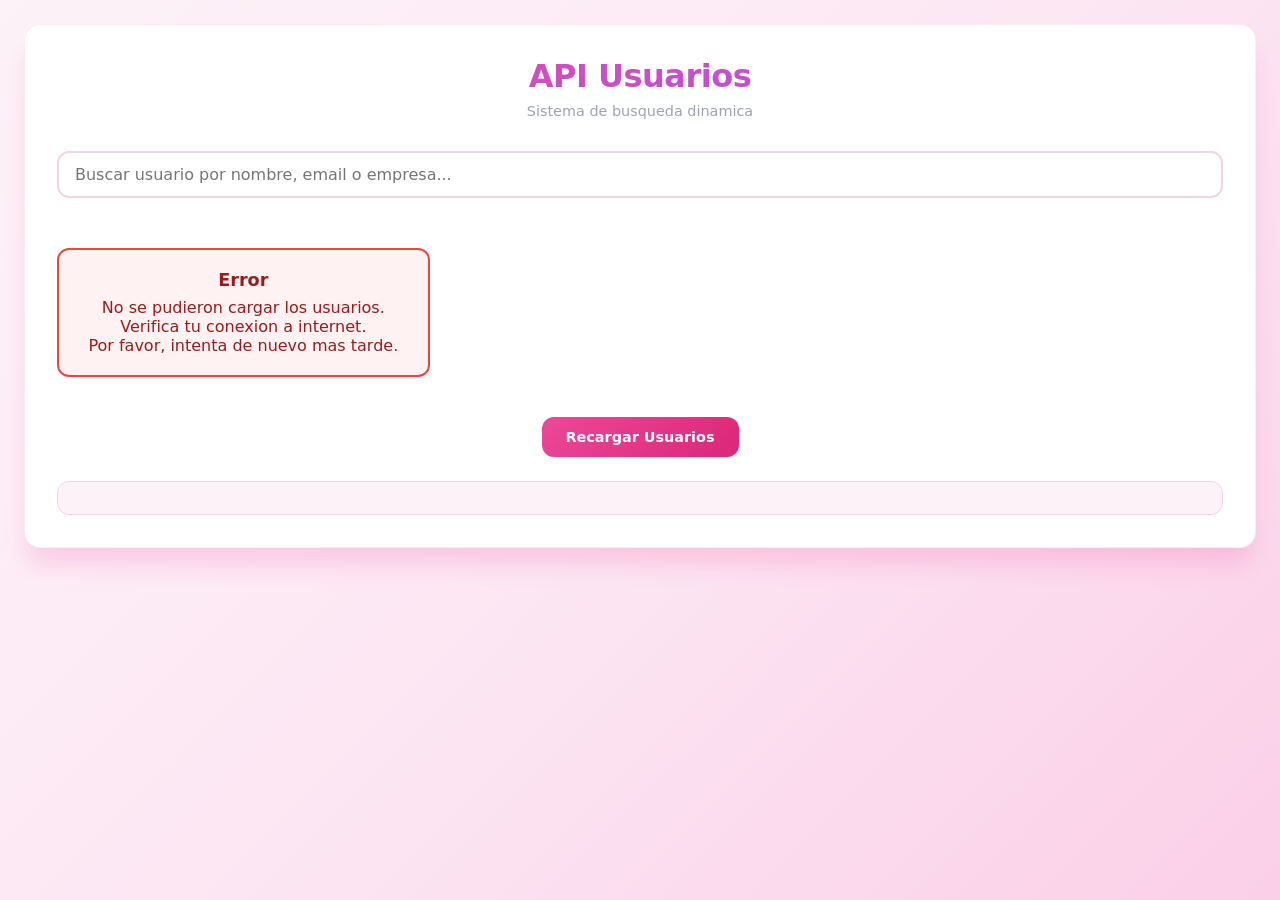
<file: api-demo.html>
<!DOCTYPE html>
<html lang="es">
<head>
    <meta charset="UTF-8">
    <meta name="viewport" content="width=device-width, initial-scale=1.0">
    <title>API Usuarios | Buscador Dinamico</title>
    <link rel="stylesheet" href="css/app.css">
</head>
<body>
    <div class="container">
        <div class="header">
            <h1>API Usuarios</h1>
            <p class="subtitulo">Sistema de busqueda dinamica</p>
        </div>
        <div class="search-container">
            <input type="text" id="searchInput" class="search-input" placeholder="Buscar usuario por nombre, email o empresa...">
            <div id="searchInfo" class="search-info"></div>
        </div>
        <div id="loadingState" class="loading-state">
            <div class="spinner"></div>
            <p>Cargando usuarios...</p>
        </div>
        <div id="usersContainer" class="users-grid"></div>
        <div class="text-center mt-20">
            <button id="reloadBtn" class="btn-primary">Recargar Usuarios</button>
        </div>
        <div id="stats" class="stats"></div>
    </div>
    <style>
        .search-container {
            margin-bottom: 30px;
        }
        .search-info {
            margin-top: 8px;
            font-size: 0.85rem;
            color: var(--gray);
            padding-left: 5px;
        }
        .search-info.buscar {
            color: var(--primary);
        }
        .search-info.error {
            color: var(--danger);
        }
        .user-card h3 {
            color: var(--dark);
            margin-bottom: 12px;
            font-size: 1.2rem;
            border-bottom: 2px solid var(--primary);
            display: inline-block;
            padding-bottom: 4px;
        }
        .user-info {
            margin-top: 15px;
        }
        .user-info p {
            margin: 8px 0;
            color: var(--gray);
            font-size: 0.9rem;
        }
        .user-info strong {
            color: var(--dark);
            font-weight: 600;
        }
        .user-email {
            color: var(--primary);
            font-weight: 500;
        }
        @media (max-width: 768px) {
            .users-grid {
                grid-template-columns: 1fr;
            }
        }
    </style>
    <script>
        const loadingState = document.getElementById('loadingState');
        const usersContainer = document.getElementById('usersContainer');
        const reloadBtn = document.getElementById('reloadBtn');
        const statsDiv = document.getElementById('stats');
        const searchInput = document.getElementById('searchInput');
        const searchInfo = document.getElementById('searchInfo');
        let todosLosUsuarios = [];
        let timeoutId = null;
        const mostrarError = (mensaje) => {
            usersContainer.innerHTML = `
                <div class="error-state">
                    <strong>Error</strong>
                    <p>${mensaje}</p>
                    <p>Por favor, intenta de nuevo mas tarde.</p>
                </div>
            `;
            statsDiv.innerHTML = '';
        };
        const renderizarUsuarios = (usuarios) => {
            if (!usuarios || usuarios.length === 0) {
                usersContainer.innerHTML = '<div class="empty-state"><div class="empty-state-icon">📭</div><p>No se encontraron usuarios</p></div>';
                statsDiv.innerHTML = '';
                return;
            }
            usersContainer.innerHTML = usuarios.map(usuario => `
                <div class="user-card">
                    <h3>${usuario.name}</h3>
                    <div class="user-info">
                        <p><strong>Usuario:</strong> ${usuario.username}</p>
                        <p class="user-email"><strong>Email:</strong> ${usuario.email}</p>
                        <p><strong>Telefono:</strong> ${usuario.phone}</p>
                        <p><strong>Website:</strong> ${usuario.website}</p>
                        <p><strong>Empresa:</strong> ${usuario.company.name}</p>
                        <p><strong>Ciudad:</strong> ${usuario.address.city}</p>
                    </div>
                </div>
            `).join('');
            statsDiv.innerHTML = `Mostrando <span>${usuarios.length}</span> de <span>${todosLosUsuarios.length}</span> usuarios`;
        };
        const filtrarUsuariosLocalmente = (termino) => {
            if (termino.length < 3) {
                searchInfo.innerHTML = termino.length > 0 ? 'Escribe al menos 3 caracteres para buscar' : '';
                searchInfo.className = 'search-info';
                renderizarUsuarios(todosLosUsuarios);
                return;
            }
            searchInfo.innerHTML = 'Buscando...';
            searchInfo.className = 'search-info buscar';
            setTimeout(() => {
                const terminoLower = termino.toLowerCase();
                const resultados = todosLosUsuarios.filter(usuario => {
                    return usuario.name.toLowerCase().includes(terminoLower) ||
                           usuario.email.toLowerCase().includes(terminoLower) ||
                           usuario.company.name.toLowerCase().includes(terminoLower) ||
                           usuario.username.toLowerCase().includes(terminoLower);
                });
                if (resultados.length === 0) {
                    searchInfo.innerHTML = 'No se encontraron resultados';
                    searchInfo.className = 'search-info error';
                } else {
                    searchInfo.innerHTML = `Se encontraron ${resultados.length} resultados`;
                    searchInfo.className = 'search-info';
                }
                renderizarUsuarios(resultados);
            }, 300);
        };
        const fetchUsuarios = async () => {
            try {
                loadingState.classList.remove('hidden');
                usersContainer.innerHTML = '';
                statsDiv.innerHTML = '';
                searchInput.value = '';
                searchInfo.innerHTML = '';
                const response = await fetch('https://jsonplaceholder.typicode.com/users');
                if (!response.ok) {
                    throw new Error(`Error HTTP: ${response.status}`);
                }
                const usuarios = await response.json();
                todosLosUsuarios = usuarios;
                loadingState.classList.add('hidden');
                renderizarUsuarios(usuarios);
            } catch (error) {
                console.error('Error:', error);
                loadingState.classList.add('hidden');
                mostrarError('No se pudieron cargar los usuarios. Verifica tu conexion a internet.');
            }
        };
        searchInput.addEventListener('input', (e) => {
            clearTimeout(timeoutId);
            const termino = e.target.value.trim();
            timeoutId = setTimeout(() => {
                filtrarUsuariosLocalmente(termino);
            }, 300);
        });
        reloadBtn.addEventListener('click', () => {
            fetchUsuarios();
        });
        fetchUsuarios();
    </script>
</body>
</html>
</file>
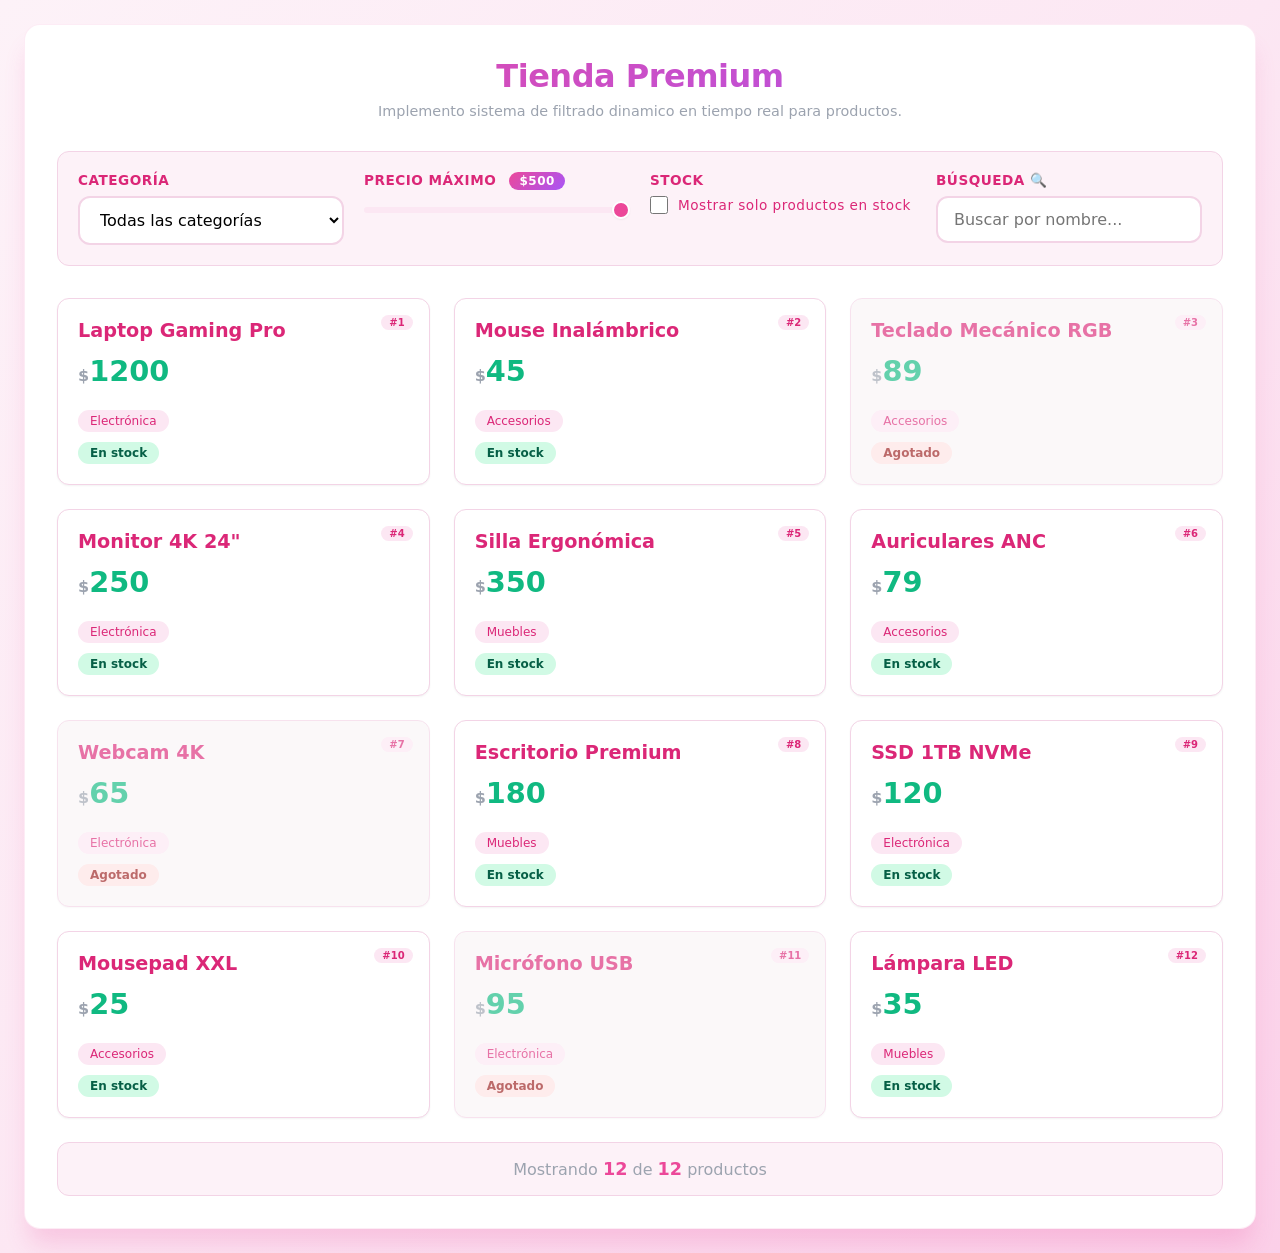
<file: productos.html>
<!DOCTYPE html>
<html lang="es">
<head>
    <meta charset="UTF-8">
    <meta name="viewport" content="width=device-width, initial-scale=1.0">
    <title>Sistema de Productos | Tienda Premium</title>
    <link rel="stylesheet" href="css/app.css">
</head>
<body>
    <div class="container">
        <div class="header">
            <h1>Tienda Premium</h1>
            <p class="subtitulo">Implemento sistema de filtrado dinamico en tiempo real para productos.</p>
        </div>
        <div class="filtros">
            <div class="filtro-group">
                <label>Categoría <span style="font-size: 11px; color: #ec4899;"></span></label>
                <select id="filtroCategoria" title="Selecciona una categoría para filtrar">
                    <option value="todas">Todas las categorías</option>
                </select>
            </div>
            <div class="filtro-group">
                <label>Precio máximo <span id="precioMostrado" class="precio-valor">$500</span> </label>
                <input type="range" id="filtroPrecio" min="0" max="500" value="500" step="10" title="Arrastra para cambiar el precio máximo">
            </div>
            <div class="filtro-group">
                <label>Stock </label>
                <div class="checkbox-group">
                    <input type="checkbox" id="filtroStock" title="Marca para ver solo productos disponibles">
                    <label>Mostrar solo productos en stock</label>
                </div>
            </div>
            <div class="filtro-group">
                <label>Búsqueda 🔍</label>
                <input type="text" id="filtroBusqueda" class="search-input" placeholder="Buscar por nombre..." title="Escribe el nombre del producto">
            </div>
        </div>
        <div id="productosContainer" class="productos-grid"></div>
        <div id="stats" class="stats"></div>
    </div>
    <script>
        const productos = [
            { id: 1, nombre: "Laptop Gaming Pro", precio: 1200, categoria: "electrónica", enStock: true },
            { id: 2, nombre: "Mouse Inalámbrico", precio: 45, categoria: "accesorios", enStock: true },
            { id: 3, nombre: "Teclado Mecánico RGB", precio: 89, categoria: "accesorios", enStock: false },
            { id: 4, nombre: "Monitor 4K 24\"", precio: 250, categoria: "electrónica", enStock: true },
            { id: 5, nombre: "Silla Ergonómica", precio: 350, categoria: "muebles", enStock: true },
            { id: 6, nombre: "Auriculares ANC", precio: 79, categoria: "accesorios", enStock: true },
            { id: 7, nombre: "Webcam 4K", precio: 65, categoria: "electrónica", enStock: false },
            { id: 8, nombre: "Escritorio Premium", precio: 180, categoria: "muebles", enStock: true },
            { id: 9, nombre: "SSD 1TB NVMe", precio: 120, categoria: "electrónica", enStock: true },
            { id: 10, nombre: "Mousepad XXL", precio: 25, categoria: "accesorios", enStock: true },
            { id: 11, nombre: "Micrófono USB", precio: 95, categoria: "electrónica", enStock: false },
            { id: 12, nombre: "Lámpara LED", precio: 35, categoria: "muebles", enStock: true }
        ];
        const categorias = [...new Set(productos.map(p => p.categoria))];
        const selectCategoria = document.getElementById('filtroCategoria');
        categorias.forEach(categoria => {
            const option = document.createElement('option');
            option.value = categoria;
            option.textContent = categoria.charAt(0).toUpperCase() + categoria.slice(1);
            selectCategoria.appendChild(option);
        });
        const container = document.getElementById('productosContainer');
        const filtroCategoria = document.getElementById('filtroCategoria');
        const filtroPrecio = document.getElementById('filtroPrecio');
        const precioMostrado = document.getElementById('precioMostrado');
        const filtroStock = document.getElementById('filtroStock');
        const filtroBusqueda = document.getElementById('filtroBusqueda');
        const statsDiv = document.getElementById('stats');
        const actualizarStats = (filtrados) => {
            const total = filtrados.length;
            const totalOriginal = productos.length;
            statsDiv.innerHTML = `Mostrando <span>${total}</span> de <span>${totalOriginal}</span> productos`;
        };
        const renderizarProductos = (productosFiltrados) => {
            actualizarStats(productosFiltrados);
            if (productosFiltrados.length === 0) {
                container.innerHTML = '<div class="empty-state"><div class="empty-state-icon">📦</div><p>No hay productos que coincidan con los filtros seleccionados</p></div>';
                return;
            }
            container.innerHTML = productosFiltrados.map(producto => `
                <div class="tarjeta ${!producto.enStock ? 'sin-stock' : ''}">
                    <span class="id-producto">#${producto.id}</span>
                    <h3>${producto.nombre}</h3>
                    <div class="precio">${producto.precio}</div>
                    <span class="categoria">${producto.categoria}</span>
                    <div>
                        <span class="stock ${producto.enStock ? 'en-stock' : 'agotado'}">
                            ${producto.enStock ? 'En stock' : 'Agotado'}
                        </span>
                    </div>
                </div>
            `).join('');
        };
        const filtrarProductos = () => {
            const categoria = filtroCategoria.value;
            const precioMax = parseFloat(filtroPrecio.value);
            const soloStock = filtroStock.checked;
            const busqueda = filtroBusqueda.value.toLowerCase().trim();
            let productosFiltrados = [...productos];
            if (categoria !== 'todas') {
                productosFiltrados = productosFiltrados.filter(p => p.categoria === categoria);
            }
            productosFiltrados = productosFiltrados.filter(p => p.precio <= precioMax);
            if (soloStock) {
                productosFiltrados = productosFiltrados.filter(p => p.enStock === true);
            }
            if (busqueda !== '') {
                productosFiltrados = productosFiltrados.filter(p => 
                    p.nombre.toLowerCase().includes(busqueda)
                );
            }
            renderizarProductos(productosFiltrados);
        };
        const actualizarPrecioMostrado = () => {
            const valor = filtroPrecio.value;
            precioMostrado.textContent = `$${valor}`;
            filtrarProductos();
        };
        filtroCategoria.addEventListener('change', filtrarProductos);
        filtroPrecio.addEventListener('input', actualizarPrecioMostrado);
        filtroStock.addEventListener('change', filtrarProductos);
        filtroBusqueda.addEventListener('input', filtrarProductos);
        renderizarProductos(productos);
    </script>
</body>
</html>
</file>
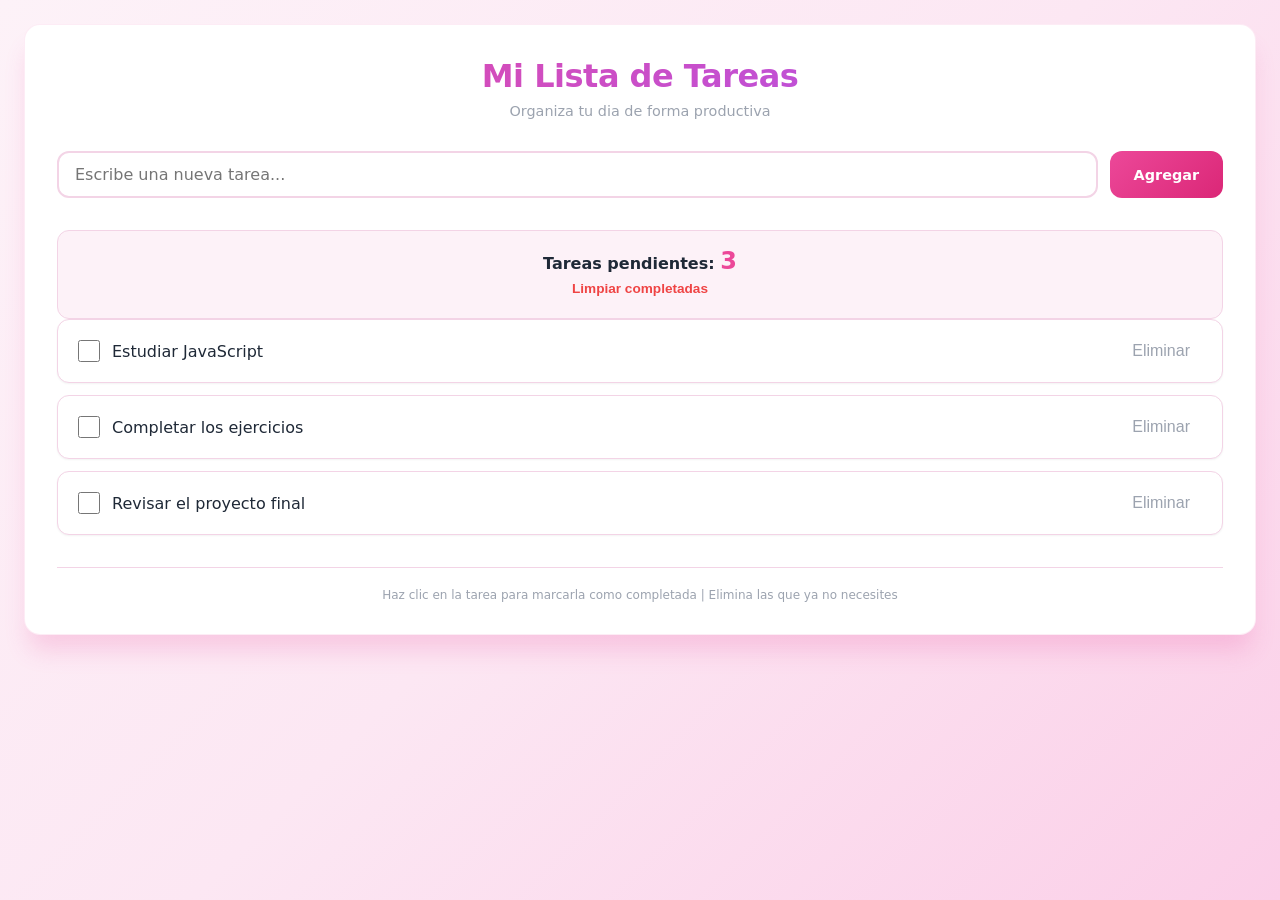
<file: todo.html>
<!DOCTYPE html>
<html lang="es">
<head>
    <meta charset="UTF-8">
    <meta name="viewport" content="width=device-width, initial-scale=1.0">
    <title>To-Do App | Lista de Tareas</title>
    <link rel="stylesheet" href="css/app.css">
</head>
<body>
    <div class="container">
        <div class="header">
            <h1>Mi Lista de Tareas</h1>
            <p class="subtitulo">Organiza tu dia de forma productiva</p>
        </div>
        <form id="todoForm" class="todo-form">
            <input type="text" id="todoInput" class="todo-input" placeholder="Escribe una nueva tarea..." autocomplete="off">
            <button type="submit" class="btn-primary">Agregar</button>
        </form>
        <div class="stats">
            <div class="counter">
                Tareas pendientes: <span id="pendingCount">0</span>
            </div>
            <button id="clearCompletedBtn" class="btn-danger">Limpiar completadas</button>
        </div>
        <ul id="todoList" class="todo-list"></ul>
        <div class="footer">
            <p>Haz clic en la tarea para marcarla como completada | Elimina las que ya no necesites</p>
        </div>
    </div>
    <script>
        let tareas = [
            { id: 1, texto: "Estudiar JavaScript", completada: false },
            { id: 2, texto: "Completar los ejercicios", completada: false },
            { id: 3, texto: "Revisar el proyecto final", completada: false }
        ];
        const todoForm = document.getElementById('todoForm');
        const todoInput = document.getElementById('todoInput');
        const todoList = document.getElementById('todoList');
        const pendingCountSpan = document.getElementById('pendingCount');
        const clearCompletedBtn = document.getElementById('clearCompletedBtn');
        const actualizarContador = () => {
            const pendientes = tareas.filter(tarea => !tarea.completada).length;
            pendingCountSpan.textContent = pendientes;
        };
        const eliminarTarea = (id) => {
            tareas = tareas.filter(tarea => tarea.id !== id);
            renderizarTareas();
        };
        const toggleCompletada = (id) => {
            const tarea = tareas.find(tarea => tarea.id === id);
            if (tarea) {
                tarea.completada = !tarea.completada;
                renderizarTareas();
            }
        };
        const agregarTarea = (texto) => {
            if (texto.trim() === '') {
                alert('No puedes agregar una tarea vacia');
                return false;
            }
            const nuevaTarea = {
                id: Date.now(),
                texto: texto.trim(),
                completada: false
            };
            tareas.push(nuevaTarea);
            renderizarTareas();
            return true;
        };
        const renderizarTareas = () => {
            todoList.innerHTML = '';
            if (tareas.length === 0) {
                const emptyDiv = document.createElement('div');
                emptyDiv.className = 'empty-state';
                emptyDiv.innerHTML = `
                    <div class="empty-state-icon">🎉</div>
                    <p>No tienes tareas pendientes</p>
                    <small>Agrega una nueva tarea arriba</small>
                `;
                todoList.appendChild(emptyDiv);
                actualizarContador();
                return;
            }
            tareas.forEach(tarea => {
                const li = document.createElement('li');
                li.className = `todo-item ${tarea.completada ? 'completada' : ''}`;
                li.setAttribute('data-id', tarea.id);
                const checkbox = document.createElement('input');
                checkbox.type = 'checkbox';
                checkbox.className = 'todo-checkbox';
                checkbox.checked = tarea.completada;
                checkbox.addEventListener('change', () => toggleCompletada(tarea.id));
                const textSpan = document.createElement('span');
                textSpan.className = 'todo-text';
                textSpan.textContent = tarea.texto;
                textSpan.addEventListener('click', () => toggleCompletada(tarea.id));
                const deleteBtn = document.createElement('button');
                deleteBtn.className = 'btn-delete';
                deleteBtn.textContent = 'Eliminar';
                deleteBtn.addEventListener('click', () => eliminarTarea(tarea.id));
                li.appendChild(checkbox);
                li.appendChild(textSpan);
                li.appendChild(deleteBtn);
                todoList.appendChild(li);
            });
            actualizarContador();
        };
        const limpiarCompletadas = () => {
            const tareasPendientes = tareas.filter(tarea => !tarea.completada);
            tareas = tareasPendientes;
            renderizarTareas();
        };
        todoForm.addEventListener('submit', (e) => {
            e.preventDefault();
            if (agregarTarea(todoInput.value)) {
                todoInput.value = '';
                todoInput.focus();
            }
        });
        clearCompletedBtn.addEventListener('click', limpiarCompletadas);
        renderizarTareas();
    </script>
</body>
</html>
</file>
<file: css/app.css>
:root {
    --primary: #ec4899;
    --primary-dark: #db2777;
    --primary-light: #f472b6;
    --primary-soft: #fbcfe8;
    --secondary: #a855f7;
    --secondary-dark: #9333ea;
    --secondary-light: #c084fc;
    --success: #10b981;
    --success-dark: #059669;
    --danger: #ef4444;
    --danger-dark: #dc2626;
    --warning: #f59e0b;
    --dark: #1f2937;
    --light: #fdf2f8;
    --gray: #9ca3af;
    --gray-dark: #6b7280;
    --white: #ffffff;
    --shadow-sm: 0 1px 2px 0 rgb(0 0 0 / 0.05);
    --shadow: 0 4px 6px -1px rgb(236 72 153 / 0.1);
    --shadow-md: 0 6px 10px -2px rgb(236 72 153 / 0.12);
    --shadow-lg: 0 10px 15px -3px rgb(236 72 153 / 0.15);
    --shadow-xl: 0 20px 25px -5px rgb(236 72 153 / 0.2);
    --radius-sm: 6px;
    --radius: 12px;
    --radius-lg: 16px;
    --transition: all 0.3s cubic-bezier(0.4, 0, 0.2, 1);
    --font-sans: 'Inter', system-ui, -apple-system, 'Segoe UI', Roboto, Helvetica, sans-serif;
}
* {
    margin: 0;
    padding: 0;
    box-sizing: border-box;
}
body {
    font-family: var(--font-sans);
    background: linear-gradient(135deg, #fdf2f8 0%, #fce7f3 50%, #fbcfe8 100%);
    min-height: 100vh;
    padding: 24px;
}
.container {
    max-width: 1280px;
    margin: 0 auto;
    background: var(--white);
    border-radius: var(--radius-lg);
    padding: 32px;
    box-shadow: var(--shadow-xl);
    animation: fadeIn 0.4s ease;
    border: 1px solid rgba(236, 72, 153, 0.1);
}
@keyframes fadeIn {
    from {
        opacity: 0;
        transform: translateY(-20px);
    }
    to {
        opacity: 1;
        transform: translateY(0);
    }
}
h1 {
    font-size: 2rem;
    font-weight: 700;
    background: linear-gradient(135deg, var(--primary) 0%, var(--secondary) 100%);
    -webkit-background-clip: text;
    background-clip: text;
    color: transparent;
    margin-bottom: 8px;
    text-align: center;
    letter-spacing: -0.5px;
}
h2 {
    font-size: 1.5rem;
    font-weight: 600;
    color: var(--dark);
    margin-bottom: 20px;
    letter-spacing: -0.3px;
}
h3 {
    font-size: 1.2rem;
    font-weight: 600;
    color: var(--primary-dark);
}
.subtitulo {
    text-align: center;
    color: var(--gray);
    font-size: 0.9rem;
    margin-bottom: 32px;
}
.search-input,
.todo-input,
select,
input[type="text"] {
    width: 100%;
    padding: 12px 16px;
    border: 2px solid #f3d4e6;
    border-radius: var(--radius);
    font-size: 1rem;
    font-family: var(--font-sans);
    transition: var(--transition);
    background: var(--white);
}
.search-input:focus,
.todo-input:focus,
select:focus,
input[type="text"]:focus {
    outline: none;
    border-color: var(--primary);
    box-shadow: 0 0 0 3px rgba(236, 72, 153, 0.15);
}
.search-input:hover,
.todo-input:hover,
select:hover,
input[type="text"]:hover {
    border-color: var(--primary-light);
}
.btn-primary {
    background: linear-gradient(135deg, var(--primary), var(--primary-dark));
    color: var(--white);
    border: none;
    padding: 12px 24px;
    border-radius: var(--radius);
    font-size: 0.9rem;
    font-weight: 600;
    font-family: var(--font-sans);
    cursor: pointer;
    transition: var(--transition);
}
.btn-primary:hover {
    transform: translateY(-2px);
    box-shadow: var(--shadow-lg);
    background: linear-gradient(135deg, var(--primary-dark), var(--primary));
}
.btn-primary:active {
    transform: translateY(0);
}
.btn-secondary {
    background: var(--secondary);
    color: var(--white);
    border: none;
    padding: 8px 16px;
    border-radius: var(--radius-sm);
    font-size: 0.85rem;
    font-weight: 600;
    cursor: pointer;
    transition: var(--transition);
}
.btn-secondary:hover {
    background: var(--secondary-dark);
    transform: translateY(-1px);
}
.btn-danger {
    background: none;
    border: none;
    color: var(--danger);
    cursor: pointer;
    padding: 6px 12px;
    border-radius: var(--radius-sm);
    font-size: 0.85rem;
    font-weight: 600;
    transition: var(--transition);
}
.btn-danger:hover {
    background: #fee2e2;
    transform: scale(1.05);
}
.tarjeta,
.pokemon-card,
.user-card,
.todo-item {
    background: var(--white);
    border-radius: var(--radius);
    padding: 20px;
    transition: var(--transition);
    border: 1px solid #f3d4e6;
    position: relative;
    overflow: hidden;
    box-shadow: var(--shadow-sm);
}
.tarjeta::before,
.user-card::before {
    content: '';
    position: absolute;
    top: 0;
    left: 0;
    right: 0;
    height: 4px;
    background: linear-gradient(90deg, var(--primary), var(--secondary));
    opacity: 0;
    transition: opacity 0.3s;
}
.tarjeta:hover,
.user-card:hover,
.todo-item:hover {
    transform: translateY(-6px);
    box-shadow: var(--shadow-lg);
    border-color: var(--primary-light);
}
.tarjeta:hover::before,
.user-card:hover::before {
    opacity: 1;
}
.productos-grid,
.users-grid {
    display: grid;
    grid-template-columns: repeat(auto-fill, minmax(280px, 1fr));
    gap: 24px;
    margin-top: 20px;
}
.filtros {
    display: flex;
    flex-wrap: wrap;
    gap: 20px;
    margin-bottom: 32px;
    padding: 20px;
    background: var(--light);
    border-radius: var(--radius);
    border: 1px solid #f3d4e6;
}
.filtro-group {
    flex: 1;
    min-width: 160px;
}

.filtro-group label {
    display: block;
    margin-bottom: 8px;
    font-weight: 600;
    color: var(--primary-dark);
    font-size: 0.85rem;
    text-transform: uppercase;
    letter-spacing: 0.5px;
}
input[type="range"] {
    width: 100%;
    height: 6px;
    appearance: none;
    -webkit-appearance: none;
    background: #fce7f3;
    border-radius: 3px;
}
input[type="range"]:focus {
    outline: none;
}
input[type="range"]::-webkit-slider-thumb {
    -webkit-appearance: none;
    width: 18px;
    height: 18px;
    background: var(--primary);
    border-radius: 50%;
    cursor: pointer;
    transition: var(--transition);
    border: 2px solid var(--white);
    box-shadow: var(--shadow-sm);
}
input[type="range"]::-webkit-slider-thumb:hover {
    transform: scale(1.2);
    background: var(--primary-dark);
}
.precio-valor {
    display: inline-block;
    background: linear-gradient(135deg, var(--primary), var(--secondary));
    color: white;
    padding: 2px 10px;
    border-radius: 20px;
    font-size: 12px;
    font-weight: 600;
    margin-left: 8px;
}
.checkbox-group {
    display: flex;
    align-items: center;
    gap: 10px;
}
.checkbox-group input {
    width: 18px;
    height: 18px;
    cursor: pointer;
    accent-color: var(--primary);
}
.checkbox-group label {
    margin: 0;
    text-transform: none;
    font-weight: 500;
}
.tarjeta h3 {
    color: var(--primary-dark);
    margin-bottom: 10px;
    font-size: 1.2rem;
    padding-right: 40px;
}
.tarjeta.sin-stock {
    opacity: 0.65;
    background: #faf5f7;
}
.precio {
    font-size: 1.8rem;
    font-weight: 800;
    color: var(--success);
    margin: 12px 0;
}
.precio::before {
    content: "$";
    font-size: 1rem;
    font-weight: 600;
    color: var(--gray);
}
.categoria {
    display: inline-block;
    background: #fce7f3;
    padding: 4px 12px;
    border-radius: 20px;
    font-size: 0.75rem;
    font-weight: 500;
    color: var(--primary-dark);
    margin: 10px 0;
    text-transform: capitalize;
}
.stock {
    display: inline-block;
    padding: 4px 12px;
    border-radius: 20px;
    font-size: 0.75rem;
    font-weight: 600;
}
.en-stock {
    background: #d1fae5;
    color: #065f46;
}
.agotado {
    background: #fee2e2;
    color: #991b1b;
}
.id-producto {
    position: absolute;
    top: 16px;
    right: 16px;
    background: #fce7f3;
    color: var(--primary-dark);
    padding: 2px 8px;
    border-radius: 20px;
    font-size: 10px;
    font-weight: 600;
}
.user-card h3 {
    color: var(--primary-dark);
    margin-bottom: 12px;
    border-bottom: 2px solid var(--primary);
    display: inline-block;
    padding-bottom: 4px;
}
.user-info p {
    margin: 8px 0;
    color: var(--gray);
    font-size: 0.9rem;
}
.user-info strong {
    color: var(--dark);
}
.user-email {
    color: var(--primary);
    font-weight: 500;
}
.loading-state {
    text-align: center;
    padding: 60px 20px;
}
.spinner {
    width: 50px;
    height: 50px;
    border: 4px solid #fce7f3;
    border-top-color: var(--primary);
    border-radius: 50%;
    margin: 0 auto 20px;
    animation: spin 1s linear infinite;
}
@keyframes spin {
    to { transform: rotate(360deg); }
}
.loading-text {
    color: var(--gray);
    font-size: 0.9rem;
    animation: pulse 1.5s ease-in-out infinite;
}
@keyframes pulse {
    0%, 100% { opacity: 1; }
    50% { opacity: 0.5; }
}
.error-state {
    background: #fef2f2;
    border: 2px solid var(--danger);
    border-radius: var(--radius);
    padding: 20px;
    text-align: center;
    color: #991b1b;
    margin: 20px 0;
}
.error-state strong {
    display: block;
    font-size: 1.1rem;
    margin-bottom: 8px;
}
.empty-state {
    text-align: center;
    padding: 60px 20px;
    color: var(--gray);
    background: var(--light);
    border-radius: var(--radius);
    border: 2px dashed #fbcfe8;
    grid-column: 1 / -1;
}
.empty-state-icon {
    font-size: 3rem;
    margin-bottom: 16px;
}
.stats {
    margin-top: 24px;
    padding: 16px 20px;
    background: var(--light);
    border-radius: var(--radius);
    text-align: center;
    color: var(--gray);
    border: 1px solid #f3d4e6;
}
.stats span {
    font-weight: 700;
    color: var(--primary);
    font-size: 1.1rem;
}
.search-container {
    margin-bottom: 30px;
}
.search-info {
    margin-top: 8px;
    font-size: 0.85rem;
    color: var(--gray);
    padding-left: 5px;
}
.search-info.buscar {
    color: var(--primary);
}
.search-info.error {
    color: var(--danger);
}
.todo-form {
    display: flex;
    gap: 12px;
    margin-bottom: 32px;
}
.todo-list {
    list-style: none;
    display: flex;
    flex-direction: column;
    gap: 12px;
}
.todo-item {
    display: flex;
    align-items: center;
    gap: 12px;
    padding: 16px 20px;
}
.todo-item:hover {
    transform: translateX(4px);
}
.todo-checkbox {
    width: 22px;
    height: 22px;
    cursor: pointer;
    accent-color: var(--success);
}
.todo-text {
    flex: 1;
    font-size: 1rem;
    color: var(--dark);
    transition: var(--transition);
    cursor: pointer;
}
.todo-item.completada {
    background: #fdf2f8;
    border-color: #f3d4e6;
}
.todo-item.completada .todo-text {
    text-decoration: line-through;
    color: var(--gray);
}
.btn-delete {
    background: none;
    border: none;
    color: var(--gray);
    font-size: 1rem;
    cursor: pointer;
    padding: 6px 12px;
    border-radius: var(--radius-sm);
    transition: var(--transition);
}
.btn-delete:hover {
    color: var(--danger);
    background: #fee2e2;
    transform: scale(1.05);
}
.counter {
    font-weight: 600;
    color: var(--dark);
}
.counter span {
    font-size: 1.5rem;
    font-weight: 800;
    color: var(--primary);
}
.footer {
    margin-top: 32px;
    padding-top: 20px;
    text-align: center;
    font-size: 0.75rem;
    color: var(--gray);
    border-top: 1px solid #f3d4e6;
}
.text-center {
    text-align: center;
}
.mt-20 {
    margin-top: 20px;
}
.mb-20 {
    margin-bottom: 20px;
}
.hidden {
    display: none;
}
@media (max-width: 768px) {
    body {
        padding: 16px;
    }
    .container {
        padding: 20px;
    }
    h1 {
        font-size: 1.5rem;
    }
    .filtros {
        flex-direction: column;
    }
    .filtro-group {
        min-width: 100%;
    }
    .productos-grid,
    .users-grid {
        grid-template-columns: 1fr;
        gap: 16px;
    }
    .todo-form {
        flex-direction: column;
    }
    .btn-primary {
        justify-content: center;
        width: 100%;
    }
}
@media (max-width: 480px) {
    .container {
        padding: 16px;
    }
    .tarjeta,
    .user-card,
    .todo-item {
        padding: 16px;
    }
    .precio {
        font-size: 1.5rem;
    }
}
</file>
